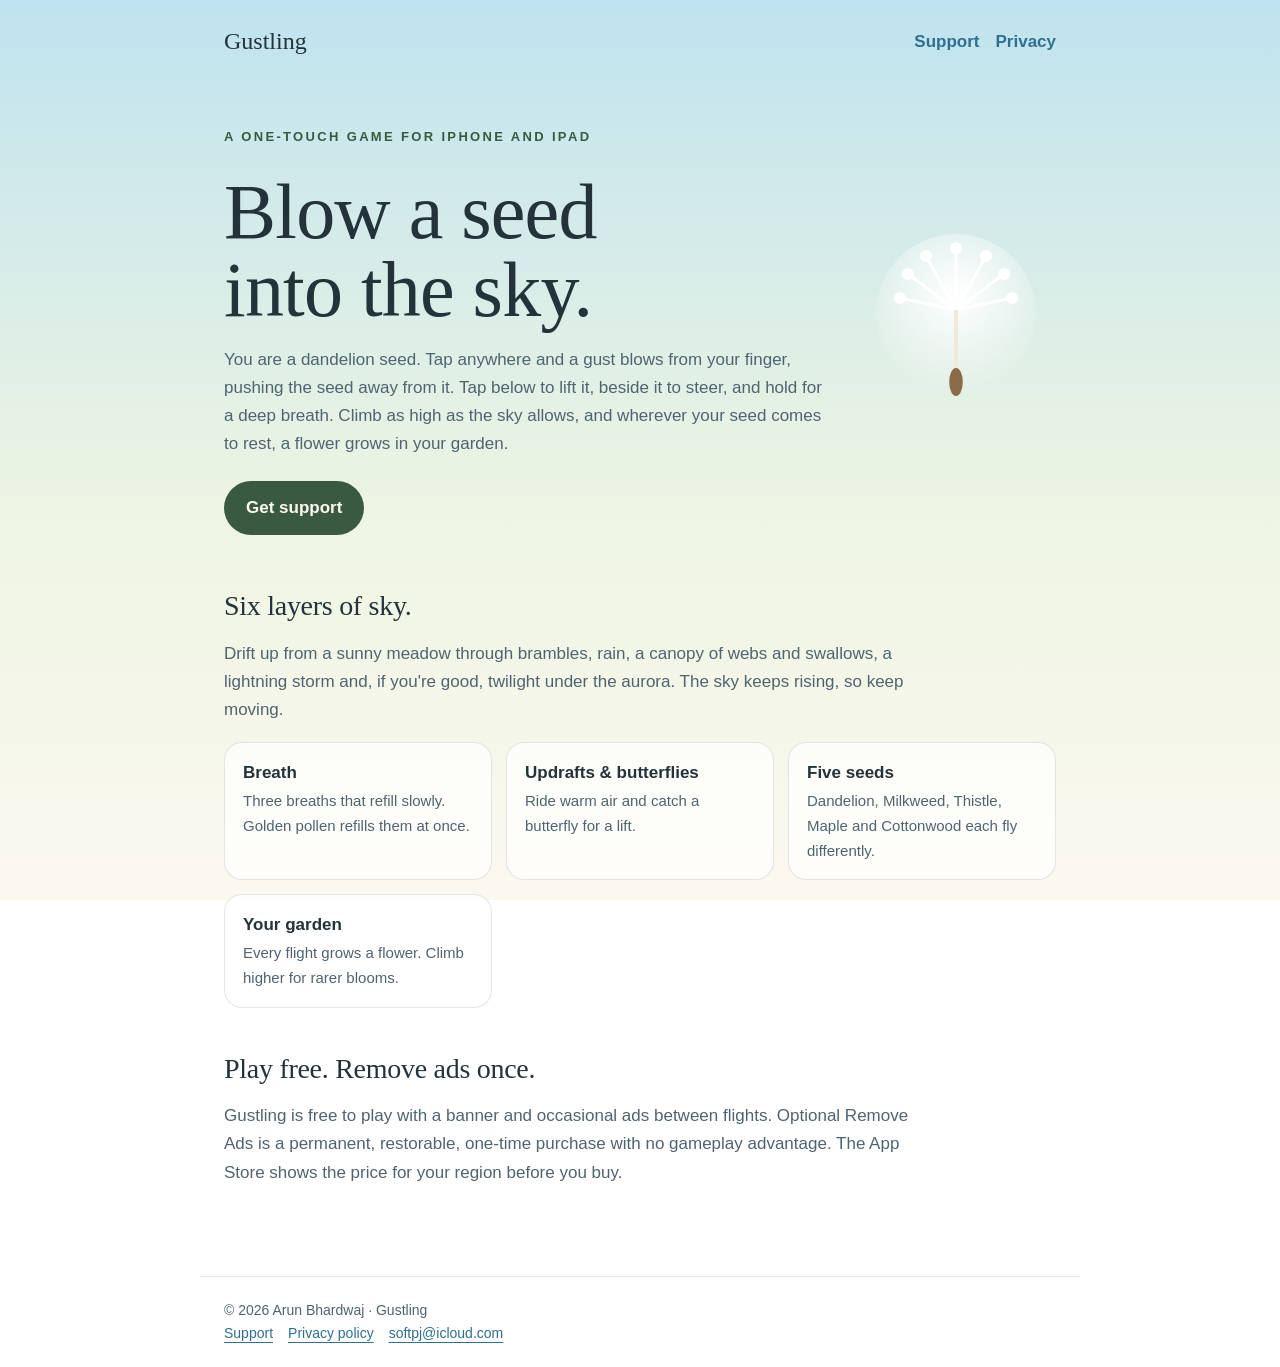
<file: index.html>
<!doctype html><html lang="en"><head><meta charset="utf-8"><meta name="viewport" content="width=device-width,initial-scale=1"><title>Gustling · Blow a seed into the sky</title><meta name="description" content="Gustling is a one-touch game for iPhone and iPad: tap to blow a dandelion seed up through six layers of sky, and grow a garden from every flight."><link rel="stylesheet" href="style.css"></head><body><nav aria-label="Main"><a class="brand" href="./">Gustling</a><span><a href="support.html">Support</a><a href="privacy.html">Privacy</a></span></nav>
<main><section class="hero"><div><div class="eyebrow">A one-touch game for iPhone and iPad</div><h1>Blow a seed<br>into the sky.</h1><p>You are a dandelion seed. Tap anywhere and a gust blows from your finger, pushing the seed away from it. Tap below to lift it, beside it to steer, and hold for a deep breath. Climb as high as the sky allows, and wherever your seed comes to rest, a flower grows in your garden.</p><a class="button" href="support.html">Get support</a></div><svg viewBox="0 0 100 100" aria-hidden="true"><defs><radialGradient id="g" cx="50%" cy="38%" r="60%"><stop offset="0" stop-color="#fff"/><stop offset="1" stop-color="#fff" stop-opacity="0"/></radialGradient></defs><circle cx="50" cy="42" r="40" fill="url(#g)"/><g stroke="#ffffff" stroke-width="1.6" stroke-linecap="round"><path d="M50 40 L22 34 M50 40 L26 22 M50 40 L35 13 M50 40 L50 9 M50 40 L65 13 M50 40 L74 22 M50 40 L78 34"/></g><g fill="#ffffff"><circle cx="22" cy="34" r="3"/><circle cx="26" cy="22" r="3"/><circle cx="35" cy="13" r="3"/><circle cx="50" cy="9" r="3"/><circle cx="65" cy="13" r="3"/><circle cx="74" cy="22" r="3"/><circle cx="78" cy="34" r="3"/></g><path d="M50 40 L50 70" stroke="#efe9d8" stroke-width="2"/><ellipse cx="50" cy="76" rx="3.4" ry="7" fill="#8a6b4a"/></svg></section>
<h2>Six layers of sky.</h2><p>Drift up from a sunny meadow through brambles, rain, a canopy of webs and swallows, a lightning storm and, if you're good, twilight under the aurora. The sky keeps rising, so keep moving.</p>
<div class="cards"><div class="card"><b>Breath</b><p>Three breaths that refill slowly. Golden pollen refills them at once.</p></div><div class="card"><b>Updrafts &amp; butterflies</b><p>Ride warm air and catch a butterfly for a lift.</p></div><div class="card"><b>Five seeds</b><p>Dandelion, Milkweed, Thistle, Maple and Cottonwood each fly differently.</p></div><div class="card"><b>Your garden</b><p>Every flight grows a flower. Climb higher for rarer blooms.</p></div></div>
<h2>Play free. Remove ads once.</h2><p>Gustling is free to play with a banner and occasional ads between flights. Optional Remove Ads is a permanent, restorable, one-time purchase with no gameplay advantage. The App Store shows the price for your region before you buy.</p></main>
<footer>© 2026 Arun Bhardwaj · Gustling<br><a href="support.html">Support</a><a href="privacy.html">Privacy policy</a><a href="mailto:softpj@icloud.com">softpj@icloud.com</a></footer></body></html>
</file>
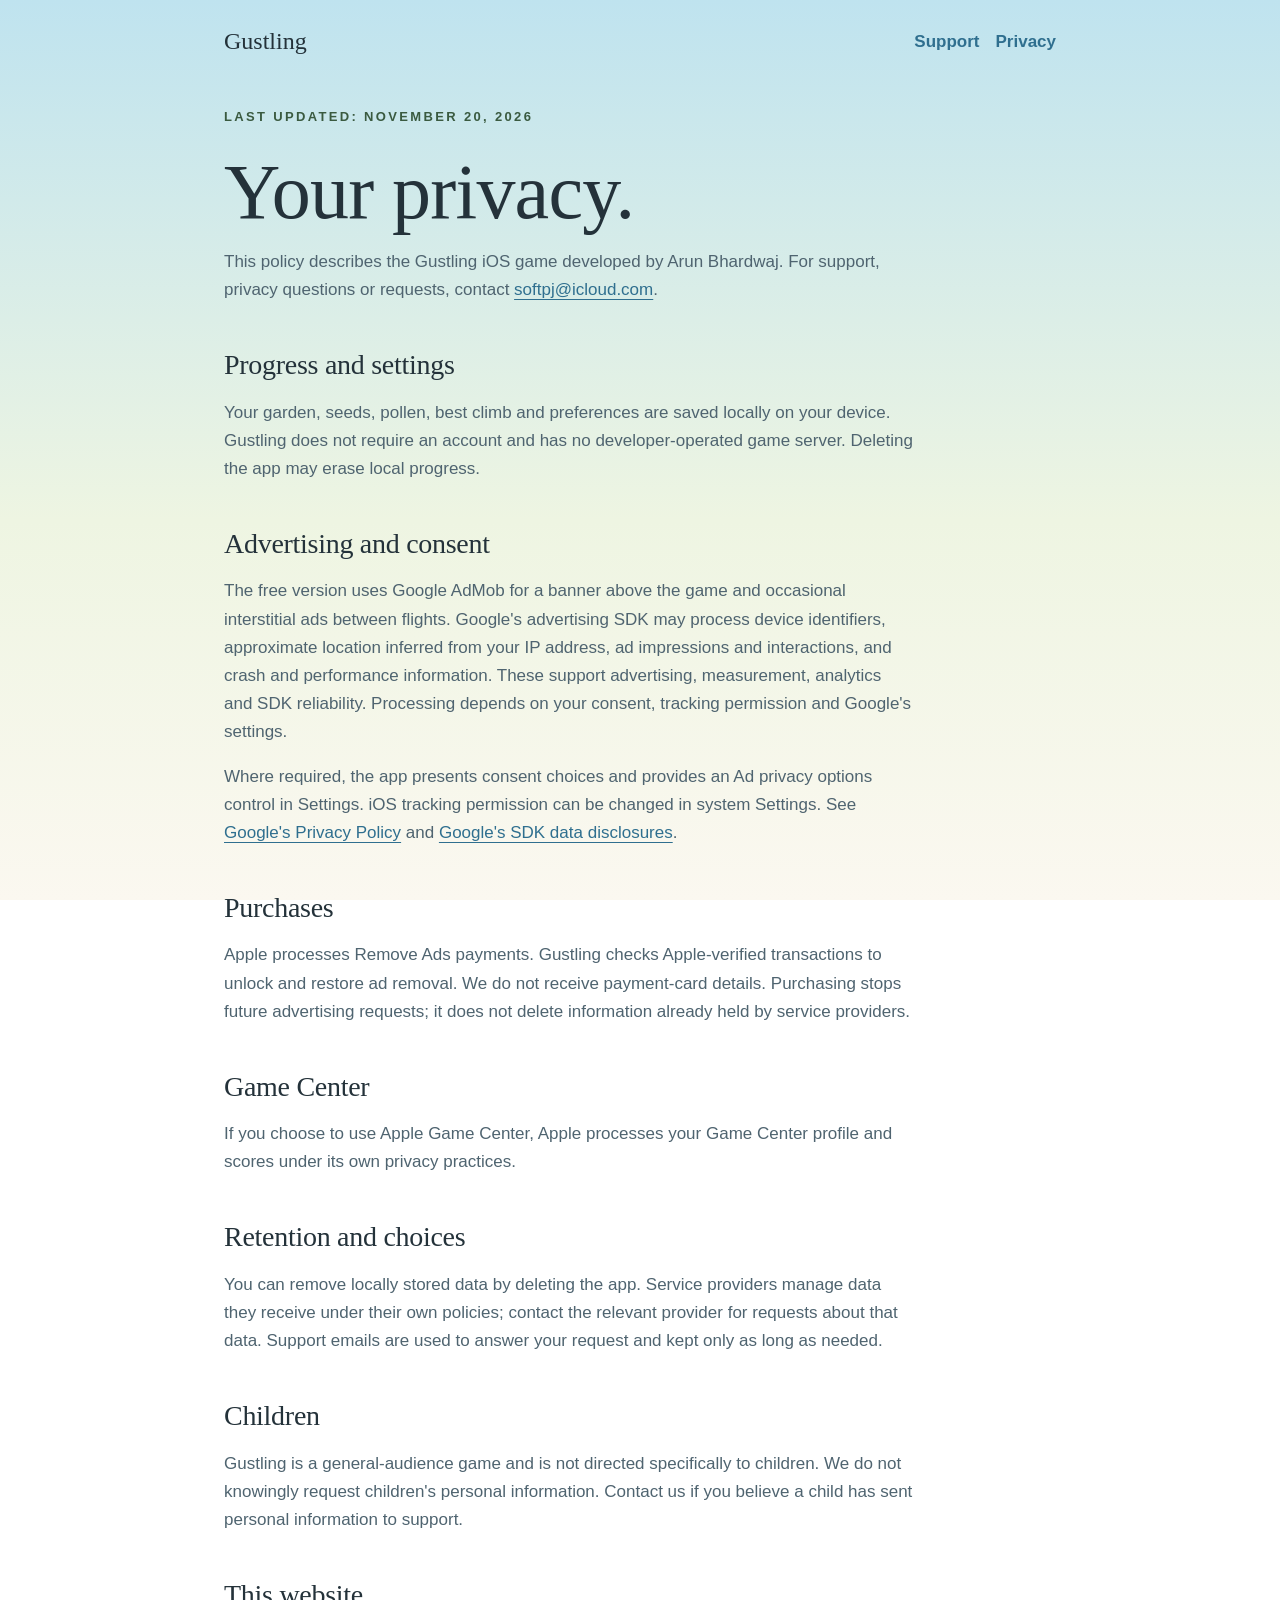
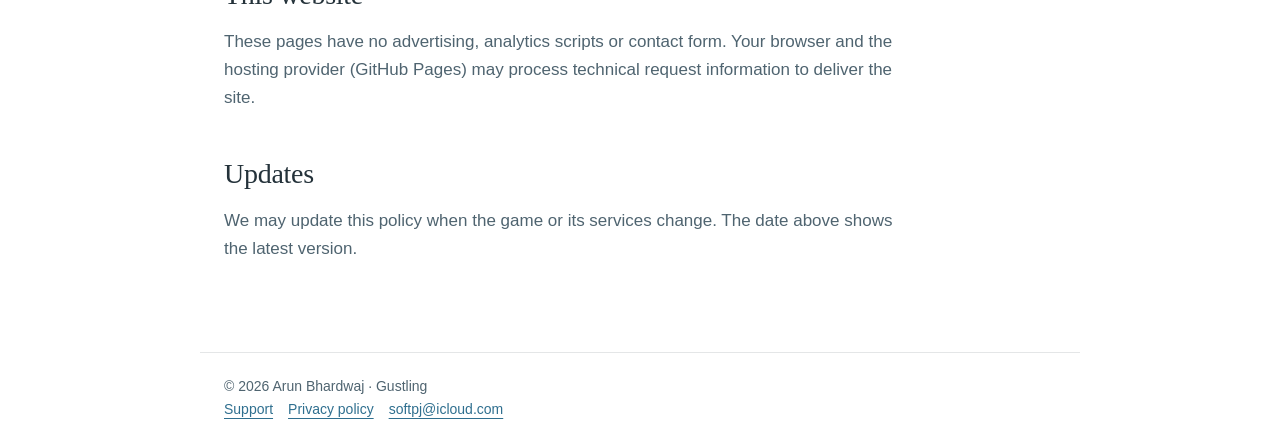
<file: privacy.html>
<!doctype html><html lang="en"><head><meta charset="utf-8"><meta name="viewport" content="width=device-width,initial-scale=1"><title>Privacy policy · Gustling</title><meta name="description" content="How Gustling handles your information."><link rel="stylesheet" href="style.css"></head><body><nav aria-label="Main"><a class="brand" href="./">Gustling</a><span><a href="support.html">Support</a><a href="privacy.html">Privacy</a></span></nav>
<main><div class="eyebrow">Last updated: November 20, 2026</div><h1>Your privacy.</h1><p>This policy describes the Gustling iOS game developed by Arun Bhardwaj. For support, privacy questions or requests, contact <a href="mailto:softpj@icloud.com">softpj@icloud.com</a>.</p>
<h2>Progress and settings</h2><p>Your garden, seeds, pollen, best climb and preferences are saved locally on your device. Gustling does not require an account and has no developer-operated game server. Deleting the app may erase local progress.</p>
<h2>Advertising and consent</h2><p>The free version uses Google AdMob for a banner above the game and occasional interstitial ads between flights. Google's advertising SDK may process device identifiers, approximate location inferred from your IP address, ad impressions and interactions, and crash and performance information. These support advertising, measurement, analytics and SDK reliability. Processing depends on your consent, tracking permission and Google's settings.</p><p>Where required, the app presents consent choices and provides an Ad privacy options control in Settings. iOS tracking permission can be changed in system Settings. See <a href="https://policies.google.com/privacy">Google's Privacy Policy</a> and <a href="https://developers.google.com/admob/ios/privacy/data-disclosure">Google's SDK data disclosures</a>.</p>
<h2>Purchases</h2><p>Apple processes Remove Ads payments. Gustling checks Apple-verified transactions to unlock and restore ad removal. We do not receive payment-card details. Purchasing stops future advertising requests; it does not delete information already held by service providers.</p>
<h2>Game Center</h2><p>If you choose to use Apple Game Center, Apple processes your Game Center profile and scores under its own privacy practices.</p>
<h2>Retention and choices</h2><p>You can remove locally stored data by deleting the app. Service providers manage data they receive under their own policies; contact the relevant provider for requests about that data. Support emails are used to answer your request and kept only as long as needed.</p>
<h2>Children</h2><p>Gustling is a general-audience game and is not directed specifically to children. We do not knowingly request children's personal information. Contact us if you believe a child has sent personal information to support.</p>
<h2>This website</h2><p>These pages have no advertising, analytics scripts or contact form. Your browser and the hosting provider (GitHub Pages) may process technical request information to deliver the site.</p>
<h2>Updates</h2><p>We may update this policy when the game or its services change. The date above shows the latest version.</p></main>
<footer>© 2026 Arun Bhardwaj · Gustling<br><a href="support.html">Support</a><a href="privacy.html">Privacy policy</a><a href="mailto:softpj@icloud.com">softpj@icloud.com</a></footer></body></html>
</file>
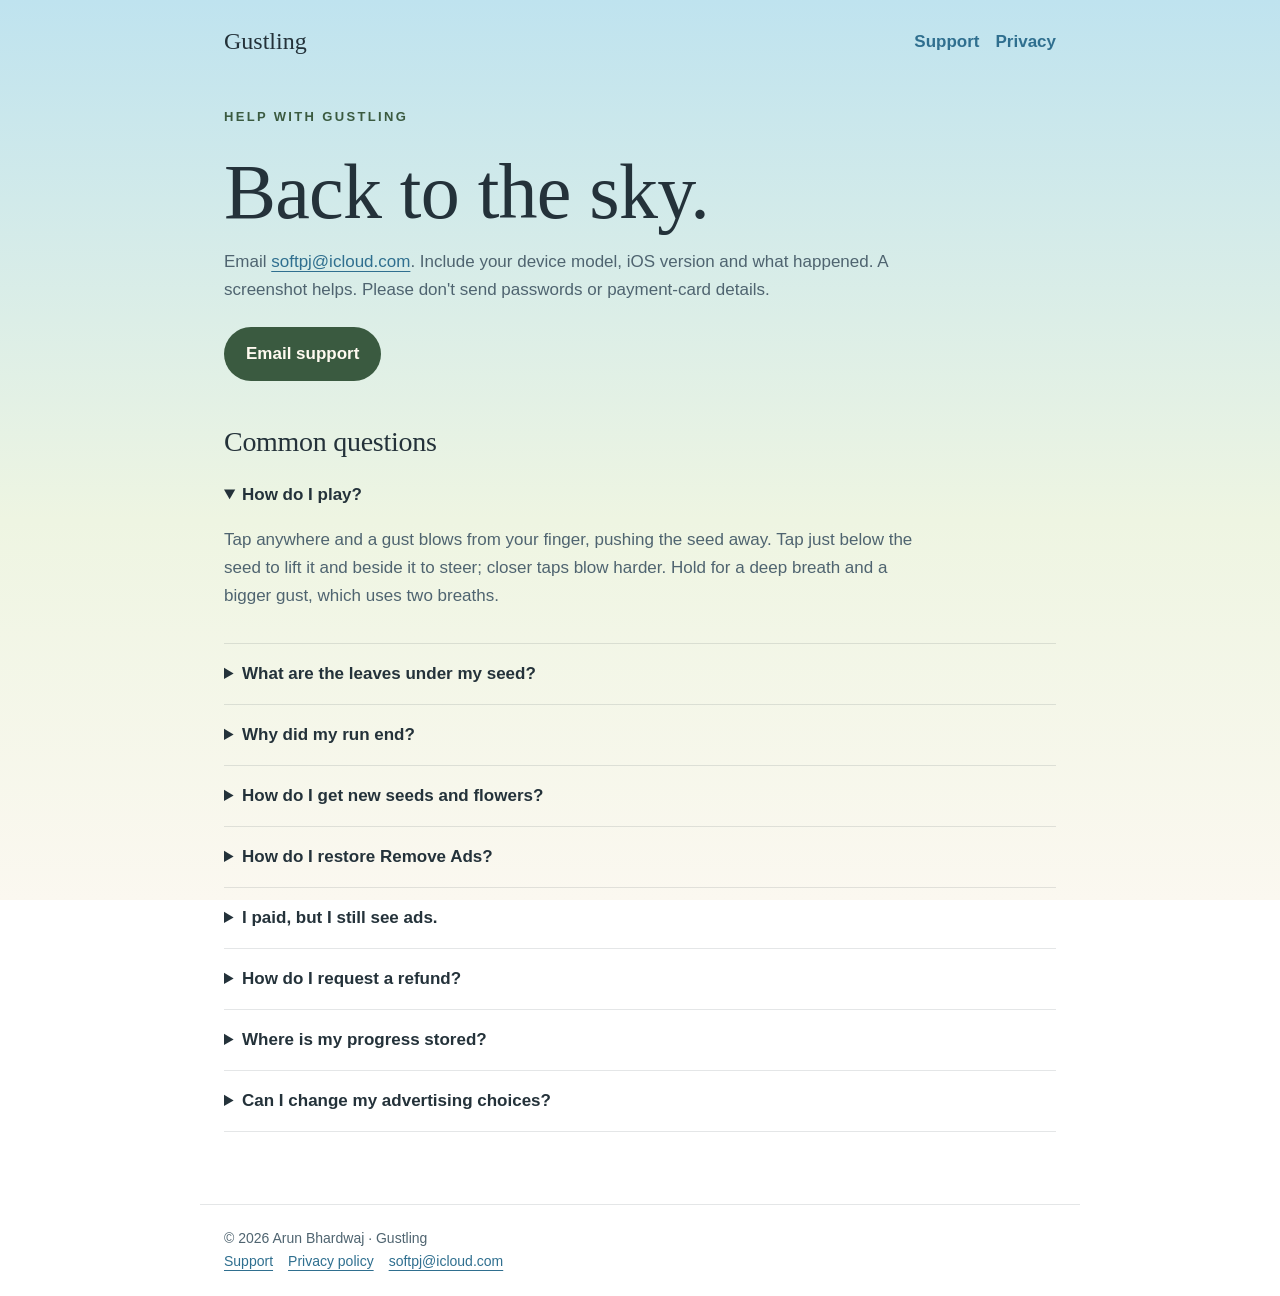
<file: support.html>
<!doctype html><html lang="en"><head><meta charset="utf-8"><meta name="viewport" content="width=device-width,initial-scale=1"><title>Support · Gustling</title><meta name="description" content="Help with Gustling."><link rel="stylesheet" href="style.css"></head><body><nav aria-label="Main"><a class="brand" href="./">Gustling</a><span><a href="support.html">Support</a><a href="privacy.html">Privacy</a></span></nav>
<main><div class="eyebrow">Help with Gustling</div><h1>Back to the sky.</h1><p>Email <a href="mailto:softpj@icloud.com?subject=Gustling%20Support">softpj@icloud.com</a>. Include your device model, iOS version and what happened. A screenshot helps. Please don't send passwords or payment-card details.</p><a class="button" href="mailto:softpj@icloud.com?subject=Gustling%20Support">Email support</a>
<h2>Common questions</h2>
<details open><summary>How do I play?</summary><p>Tap anywhere and a gust blows from your finger, pushing the seed away. Tap just below the seed to lift it and beside it to steer; closer taps blow harder. Hold for a deep breath and a bigger gust, which uses two breaths.</p></details>
<details><summary>What are the leaves under my seed?</summary><p>Your breath. Each gust uses one (a deep breath uses two). They refill slowly, and golden pollen refills them all at once.</p></details>
<details><summary>Why did my run end?</summary><p>The sky keeps rising. If your seed sinks off the bottom of the screen, snags on thorns, is snapped up by a swallow or is struck by lightning, it comes to rest and a flower grows where it landed.</p></details>
<details><summary>How do I get new seeds and flowers?</summary><p>Collect pollen during flights and spend it on new seeds in the Seeds screen. Flowers depend on how high you climb: daisy, poppy, bluebell, foxglove, moonflower and, above 1,080 metres, the rare starbloom.</p></details>
<details><summary>How do I restore Remove Ads?</summary><p>Sign in with the Apple Account used for the original purchase, then open Gustling → Settings → Restore purchases.</p></details>
<details><summary>I paid, but I still see ads.</summary><p>Let any pending Apple approval finish, then try Restore purchases with the original Apple Account. If the problem continues, email support. Please don't buy again to troubleshoot.</p></details>
<details><summary>How do I request a refund?</summary><p>Apple handles App Store payments and refunds. Visit <a href="https://reportaproblem.apple.com/">Apple's Report a Problem</a> website. We can't see your card details or issue App Store refunds directly.</p></details>
<details><summary>Where is my progress stored?</summary><p>Your garden, seeds, pollen and settings are stored on your device. Deleting the app may remove them. Remove Ads can be restored separately through Apple.</p></details>
<details><summary>Can I change my advertising choices?</summary><p>Where required, open Settings → Ad privacy options. You can also manage tracking permission in iOS Settings → Privacy &amp; Security → Tracking.</p></details>
</main>
<footer>© 2026 Arun Bhardwaj · Gustling<br><a href="support.html">Support</a><a href="privacy.html">Privacy policy</a><a href="mailto:softpj@icloud.com">softpj@icloud.com</a></footer></body></html>
</file>
<file: style.css>
*{box-sizing:border-box}
:root{--sky:#8fcbe6;--sand:#f8e9c6;--ink:#24323a;--soft:#4f6470;--leaf:#3a5a40;--line:rgba(36,50,58,.12)}
body{margin:0;color:var(--ink);font:17px/1.65 -apple-system,BlinkMacSystemFont,"Segoe UI",sans-serif;background:linear-gradient(180deg,#bfe3ef 0,#eef5e2 520px,#fbf8f0 100%) fixed;min-height:100vh}
a{color:#2f6f8f;text-underline-offset:4px}
nav,main,footer{max-width:880px;margin:auto;padding:22px 24px}
nav{display:flex;justify-content:space-between;align-items:center;gap:20px}
nav .brand{display:flex;align-items:center;gap:10px;font-family:"Iowan Old Style",Palatino,Georgia,serif;font-size:24px;color:var(--ink);text-decoration:none}
nav span a{font-weight:650;text-decoration:none;margin-left:16px}
h1,h2{font-family:"Iowan Old Style",Palatino,Georgia,serif;font-weight:400;letter-spacing:-.01em}
h1{font-size:clamp(44px,9vw,78px);line-height:1;margin:26px 0 16px}
h2{font-size:28px;line-height:1.2;margin:44px 0 6px}
p,li{max-width:690px;color:var(--soft)}
.eyebrow{font-size:13px;letter-spacing:.18em;text-transform:uppercase;color:var(--leaf);font-weight:700}
.hero{display:grid;grid-template-columns:1fr 200px;gap:28px;align-items:center;padding:20px 0 10px}
.hero svg{width:200px;height:200px}
.button{display:inline-block;padding:13px 22px;background:var(--leaf);color:#fffaf0;border-radius:999px;font-weight:700;text-decoration:none;margin-top:6px}
.cards{display:grid;grid-template-columns:repeat(auto-fit,minmax(220px,1fr));gap:14px;margin-top:18px}
.card{background:rgba(255,255,255,.7);border:1px solid var(--line);border-radius:18px;padding:16px 18px}
.card b{display:block;font-size:17px;margin-bottom:2px}
.card p{margin:0;font-size:15px}
details{padding:16px 0;border-bottom:1px solid var(--line)}
summary{font-weight:700;cursor:pointer}
footer{margin-top:50px;border-top:1px solid var(--line);color:var(--soft);font-size:14px}
footer a{margin-right:15px}
@media(max-width:620px){.hero{grid-template-columns:1fr}.hero svg{grid-row:1;width:110px;height:110px}nav .brand{font-size:21px}nav span a{margin-left:10px}}
</file>
